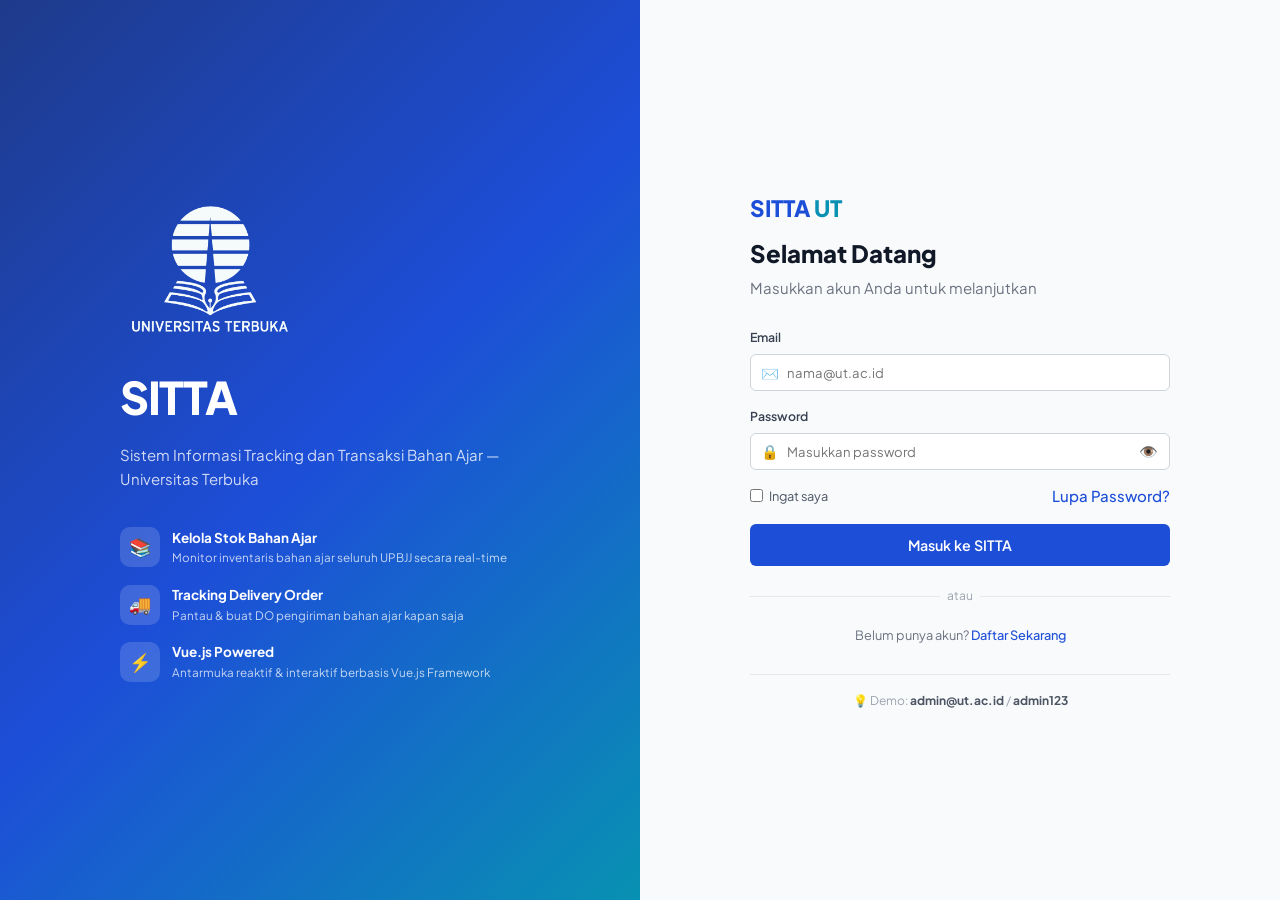
<file: index.html>
<!DOCTYPE html>
<html lang="id">
<head>
  <meta charset="UTF-8" />
  <meta name="viewport" content="width=device-width, initial-scale=1.0" />
  <title>SITTA UT — Login</title>
  <link rel="stylesheet" href="css/style.css" />
  <style>
    .password-toggle {
      position: absolute; right: 12px; top: 50%; transform: translateY(-50%);
      background: none; border: none; cursor: pointer; color: var(--gray-500);
      font-size: 1rem; padding: 0;
    }
    .password-group { position: relative; }
    .password-group .form-control { padding-right: 40px; }
    .feature-item { display: flex; align-items: center; gap: 12px; margin-bottom: 16px; }
    .feature-icon {
      width: 40px; height: 40px; border-radius: 10px;
      background: rgba(255,255,255,0.15); display: flex;
      align-items: center; justify-content: center; flex-shrink: 0; font-size: 1.2rem;
    }
    .feature-text h4 { font-size: 0.9rem; font-weight: 700; }
    .feature-text p { font-size: 0.78rem; opacity: 0.75; margin-top: 1px; }
  </style>
</head>
<body>
<div class="login-page">

  <!-- Left Panel -->
  <div class="login-left">
    <div class="login-left-content">
      <div class="logo-big">
        <img src="img/logout.png" alt="Logo UT" style="width:180px;height:auto;margin-bottom:16px;" />
      </div>
      <h1>SITTA</h1>
      <p>Sistem Informasi Tracking dan Transaksi Bahan Ajar — Universitas Terbuka</p>
      <div style="margin-top:36px;">
        <div class="feature-item">
          <div class="feature-icon">📚</div>
          <div class="feature-text">
            <h4>Kelola Stok Bahan Ajar</h4>
            <p>Monitor inventaris bahan ajar seluruh UPBJJ secara real-time</p>
          </div>
        </div>
        <div class="feature-item">
          <div class="feature-icon">🚚</div>
          <div class="feature-text">
            <h4>Tracking Delivery Order</h4>
            <p>Pantau & buat DO pengiriman bahan ajar kapan saja</p>
          </div>
        </div>
        <div class="feature-item">
          <div class="feature-icon">⚡</div>
          <div class="feature-text">
            <h4>Vue.js Powered</h4>
            <p>Antarmuka reaktif & interaktif berbasis Vue.js Framework</p>
          </div>
        </div>
      </div>
    </div>
  </div>

  <!-- Right Panel -->
  <div class="login-right">
    <div class="login-box">
      <div class="logo-text">SITTA <span>UT</span></div>
      <h2>Selamat Datang</h2>
      <p class="subtitle">Masukkan akun Anda untuk melanjutkan</p>

      <div id="loginAlert" class="alert alert-danger hidden"></div>

      <div class="form-group">
        <label class="form-label">Email</label>
        <div class="input-group">
          <span class="input-icon">✉️</span>
          <input type="email" id="inputEmail" class="form-control" placeholder="nama@ut.ac.id" />
        </div>
      </div>

      <div class="form-group">
        <label class="form-label">Password</label>
        <div class="input-group password-group">
          <span class="input-icon">🔒</span>
          <input type="password" id="inputPassword" class="form-control" placeholder="Masukkan password" />
          <button class="password-toggle" onclick="togglePasswordLogin()" id="toggleBtn">👁️</button>
        </div>
      </div>

      <div style="display:flex;justify-content:space-between;align-items:center;margin-bottom:18px;">
        <label style="display:flex;align-items:center;gap:6px;font-size:0.85rem;color:var(--gray-600);cursor:pointer;">
          <input type="checkbox" style="accent-color:var(--primary);" /> Ingat saya
        </label>
        <button class="link-btn" onclick="showModal('modalLupaPassword')">Lupa Password?</button>
      </div>

      <button class="btn btn-primary btn-block btn-lg" onclick="doLogin()">
        Masuk ke SITTA
      </button>

      <div class="divider">atau</div>

      <p style="text-align:center;font-size:0.85rem;color:var(--gray-500);">
        Belum punya akun?
        <button class="link-btn" onclick="showModal('modalDaftar')">Daftar Sekarang</button>
      </p>

      <p style="text-align:center;font-size:0.8rem;color:var(--gray-400);margin-top:28px;padding-top:16px;border-top:1px solid var(--gray-200);">
        💡 Demo: <strong style="color:var(--gray-600);">admin@ut.ac.id</strong> / <strong style="color:var(--gray-600);">admin123</strong>
      </p>
    </div>
  </div>
</div>

<!-- Modal Lupa Password -->
<div class="modal-overlay" id="modalLupaPassword">
  <div class="modal">
    <div class="modal-header">
      <span>🔑 Lupa Password</span>
      <button class="modal-close" onclick="closeModal('modalLupaPassword')">✕</button>
    </div>
    <div class="modal-body">
      <p style="color:var(--gray-500);font-size:0.85rem;margin-bottom:16px;">Masukkan email terdaftar. Tautan reset akan dikirimkan ke email Anda.</p>
      <div class="form-group">
        <label class="form-label">Email Terdaftar</label>
        <div class="input-group">
          <span class="input-icon">✉️</span>
          <input type="email" id="resetEmail" class="form-control" placeholder="nama@ut.ac.id" />
        </div>
      </div>
      <div id="resetAlert"></div>
    </div>
    <div class="modal-footer">
      <button class="btn btn-outline btn-sm" onclick="closeModal('modalLupaPassword')">Batal</button>
      <button class="btn btn-primary btn-sm" onclick="doResetPassword()">Kirim Tautan Reset</button>
    </div>
  </div>
</div>

<!-- Modal Daftar -->
<div class="modal-overlay" id="modalDaftar">
  <div class="modal" style="max-width:520px;">
    <div class="modal-header">
      <span>📝 Daftar Akun Baru</span>
      <button class="modal-close" onclick="closeModal('modalDaftar')">✕</button>
    </div>
    <div class="modal-body">
      <div class="grid grid-2" style="gap:14px;">
        <div class="form-group">
          <label class="form-label">Nama Lengkap</label>
          <input type="text" id="daftarNama" class="form-control" placeholder="Nama lengkap" />
        </div>
        <div class="form-group">
          <label class="form-label">Role / Unit</label>
          <select id="daftarRole" class="form-control">
            <option>UPBJJ-UT</option>
            <option>Puslaba</option>
            <option>Fakultas</option>
            <option>Administrator</option>
          </select>
        </div>
      </div>
      <div class="form-group">
        <label class="form-label">Email Institusi</label>
        <div class="input-group">
          <span class="input-icon">✉️</span>
          <input type="email" id="daftarEmail" class="form-control" placeholder="nama@ut.ac.id" />
        </div>
      </div>
      <div class="form-group">
        <label class="form-label">Password</label>
        <input type="password" id="daftarPassword" class="form-control" placeholder="Minimal 6 karakter" />
      </div>
      <div class="form-group" style="margin-bottom:0;">
        <label class="form-label">Konfirmasi Password</label>
        <input type="password" id="daftarKonfirmasi" class="form-control" placeholder="Ulangi password" />
      </div>
    </div>
    <div class="modal-footer">
      <button class="btn btn-outline btn-sm" onclick="closeModal('modalDaftar')">Batal</button>
      <button class="btn btn-primary btn-sm" onclick="doDaftar()">Buat Akun</button>
    </div>
  </div>
</div>

<script src="js/dataBahanAjar.js"></script>
<script>
  function doLogin() {
    const email    = document.getElementById('inputEmail').value.trim();
    const password = document.getElementById('inputPassword').value;
    const alertEl  = document.getElementById('loginAlert');
    if (!email || !password) {
      alertEl.textContent = '⚠️ Email dan password tidak boleh kosong.';
      alertEl.classList.remove('hidden'); return;
    }
    const user = dataPengguna.find(u => u.email === email && u.password === password);
    if (user) {
      alertEl.classList.add('hidden');
      sessionStorage.setItem('user', JSON.stringify(user));
      window.location.href = 'stok.html';
    } else {
      alertEl.textContent = '⚠️ Email atau password salah.';
      alertEl.classList.remove('hidden');
      document.getElementById('inputPassword').value = '';
    }
  }

  function togglePasswordLogin() {
    const input = document.getElementById('inputPassword');
    const btn   = document.getElementById('toggleBtn');
    input.type  = input.type === 'password' ? 'text' : 'password';
    btn.textContent = input.type === 'password' ? '👁️' : '🙈';
  }

  function showModal(id)  { document.getElementById(id).classList.add('active'); }
  function closeModal(id) { document.getElementById(id).classList.remove('active'); }

  function doResetPassword() {
    const email   = document.getElementById('resetEmail').value.trim();
    const alertEl = document.getElementById('resetAlert');
    if (!email) {
      alertEl.className   = 'alert alert-danger';
      alertEl.textContent = '⚠️ Masukkan email terlebih dahulu.'; return;
    }
    const found = dataPengguna.find(u => u.email === email);
    alertEl.className   = found ? 'alert alert-success' : 'alert alert-danger';
    alertEl.textContent = found
      ? '✅ Tautan reset telah dikirim ke ' + email
      : '⚠️ Email tidak terdaftar dalam sistem.';
  }

  function doDaftar() {
    const nama       = document.getElementById('daftarNama').value.trim();
    const email      = document.getElementById('daftarEmail').value.trim();
    const password   = document.getElementById('daftarPassword').value;
    const konfirmasi = document.getElementById('daftarKonfirmasi').value;
    const role       = document.getElementById('daftarRole').value;
    if (!nama || !email || !password) { alert('⚠️ Semua field wajib diisi!'); return; }
    if (password !== konfirmasi)      { alert('⚠️ Password tidak cocok!'); return; }
    if (password.length < 6)          { alert('⚠️ Password minimal 6 karakter!'); return; }
    if (dataPengguna.find(u => u.email === email)) { alert('⚠️ Email sudah terdaftar!'); return; }
    dataPengguna.push({ id: dataPengguna.length + 1, nama, email, password, role, lokasi: 'Baru' });
    closeModal('modalDaftar');
    alert('✅ Pendaftaran berhasil! Silakan login.');
  }

  document.addEventListener('keydown', e => { if (e.key === 'Enter') doLogin(); });

  // Close modal on overlay click
  document.querySelectorAll('.modal-overlay').forEach(o => {
    o.addEventListener('click', e => { if (e.target === o) o.classList.remove('active'); });
  });
</script>
</body>
</html>
</file>
<file: css/style.css>
/* =============================================
   SITTA UT — MAIN STYLESHEET
   Tugas Praktik 2 Vue.js
   ============================================= */

@import url('https://fonts.googleapis.com/css2?family=Plus+Jakarta+Sans:wght@300;400;500;600;700;800&family=JetBrains+Mono:wght@400;600&display=swap');

/* === ROOT VARIABLES === */
:root {
  --primary: #1d4ed8;
  --primary-light: #dbeafe;
  --primary-dark: #1e3a8a;
  --secondary: #0891b2;
  --success: #059669;
  --success-light: #d1fae5;
  --warning: #d97706;
  --warning-light: #fef3c7;
  --danger: #dc2626;
  --danger-light: #fee2e2;
  --info: #0284c7;
  --info-light: #e0f2fe;

  --white: #ffffff;
  --gray-50: #f9fafb;
  --gray-100: #f3f4f6;
  --gray-200: #e5e7eb;
  --gray-300: #d1d5db;
  --gray-400: #9ca3af;
  --gray-500: #6b7280;
  --gray-600: #4b5563;
  --gray-700: #374151;
  --gray-800: #1f2937;
  --gray-900: #111827;

  --font: 'Plus Jakarta Sans', sans-serif;
  --font-mono: 'JetBrains Mono', monospace;

  --radius-sm: 6px;
  --radius: 10px;
  --radius-lg: 14px;
  --radius-xl: 20px;

  --shadow-sm: 0 1px 3px rgba(0,0,0,0.06), 0 1px 2px rgba(0,0,0,0.04);
  --shadow-md: 0 4px 12px rgba(0,0,0,0.08), 0 2px 6px rgba(0,0,0,0.04);
  --shadow-lg: 0 10px 30px rgba(0,0,0,0.1), 0 4px 12px rgba(0,0,0,0.06);
}

/* === RESET & BASE === */
*, *::before, *::after { box-sizing: border-box; margin: 0; padding: 0; }
html { font-size: 15px; scroll-behavior: smooth; }
body {
  font-family: var(--font);
  background: var(--gray-50);
  color: var(--gray-800);
  line-height: 1.6;
  min-height: 100vh;
}
a { color: inherit; text-decoration: none; }
button, input, select, textarea { font-family: inherit; }
img { max-width: 100%; display: block; }

/* === NAVBAR === */
.navbar {
  position: sticky; top: 0; z-index: 100;
  background: var(--white);
  border-bottom: 1px solid var(--gray-200);
  padding: 0 28px;
  height: 60px;
  display: flex; align-items: center; gap: 24px;
  box-shadow: var(--shadow-sm);
}
.navbar-brand {
  display: flex; align-items: center; gap: 10px;
  font-weight: 800; font-size: 1rem; color: var(--primary);
  flex-shrink: 0;
}
.nav-logo-badge {
  background: var(--primary); color: white;
  padding: 3px 9px; border-radius: 6px; font-size: 0.85rem; font-weight: 800;
}
.navbar-nav {
  display: flex; align-items: center; gap: 4px;
  list-style: none; flex: 1;
}
.nav-link {
  padding: 6px 12px; border-radius: var(--radius-sm);
  font-size: 0.85rem; font-weight: 500; color: var(--gray-600);
  transition: all 0.15s; white-space: nowrap;
}
.nav-link:hover, .nav-link.active {
  background: var(--primary-light); color: var(--primary);
}
.navbar-user {
  display: flex; align-items: center; gap: 10px; margin-left: auto;
}
.user-avatar {
  width: 34px; height: 34px; border-radius: 50%;
  background: var(--primary); color: white;
  display: flex; align-items: center; justify-content: center;
  font-weight: 700; font-size: 0.8rem; flex-shrink: 0;
}

/* === LAYOUT === */
.page-container {
  max-width: 1280px; margin: 0 auto;
  padding: 28px 24px;
}
.page-header { margin-bottom: 24px; }
.page-title { font-size: 1.5rem; font-weight: 800; color: var(--gray-900); }
.page-subtitle { font-size: 0.875rem; color: var(--gray-500); margin-top: 4px; }

/* === CARDS === */
.card {
  background: var(--white);
  border-radius: var(--radius-lg);
  box-shadow: var(--shadow-sm);
  border: 1px solid var(--gray-200);
}
.card-header {
  padding: 16px 20px;
  border-bottom: 1px solid var(--gray-100);
  display: flex; align-items: center; justify-content: space-between; gap: 12px;
  flex-wrap: wrap;
}
.card-title { font-size: 0.95rem; font-weight: 700; color: var(--gray-900); }
.card-body { padding: 20px; }

/* === STAT CARDS === */
.stats-grid {
  display: grid;
  grid-template-columns: repeat(auto-fill, minmax(200px, 1fr));
  gap: 16px; margin-bottom: 24px;
}
.stat-card {
  background: var(--white); border-radius: var(--radius-lg);
  padding: 20px; border: 1px solid var(--gray-200);
  box-shadow: var(--shadow-sm);
}
.stat-label { font-size: 0.78rem; color: var(--gray-500); font-weight: 500; text-transform: uppercase; letter-spacing: 0.05em; }
.stat-value { font-size: 2rem; font-weight: 800; line-height: 1.1; margin-top: 4px; }
.stat-desc { font-size: 0.78rem; color: var(--gray-500); margin-top: 4px; }

/* === BUTTONS === */
.btn {
  display: inline-flex; align-items: center; justify-content: center; gap: 6px;
  border: none; cursor: pointer; border-radius: var(--radius-sm);
  font-weight: 600; font-family: var(--font); transition: all 0.15s;
  white-space: nowrap;
}
.btn-sm { padding: 6px 12px; font-size: 0.8rem; }
.btn-md { padding: 9px 18px; font-size: 0.875rem; }
.btn-lg { padding: 12px 24px; font-size: 0.95rem; }
.btn-block { width: 100%; }
.btn-primary { background: var(--primary); color: white; }
.btn-primary:hover { background: var(--primary-dark); transform: translateY(-1px); box-shadow: 0 4px 12px rgba(29,78,216,0.35); }
.btn-success { background: var(--success); color: white; }
.btn-success:hover { background: #047857; }
.btn-danger { background: var(--danger); color: white; }
.btn-danger:hover { background: #b91c1c; }
.btn-warning { background: var(--warning); color: white; }
.btn-outline {
  background: transparent; color: var(--gray-700);
  border: 1.5px solid var(--gray-300);
}
.btn-outline:hover { border-color: var(--primary); color: var(--primary); background: var(--primary-light); }
.btn-ghost { background: transparent; color: var(--gray-600); }
.btn-ghost:hover { background: var(--gray-100); }
.btn-icon { width: 34px; height: 34px; padding: 0; }
.link-btn { background: none; border: none; cursor: pointer; color: var(--primary); font-size: inherit; font-weight: 500; }
.link-btn:hover { text-decoration: underline; }

/* === FORMS === */
.form-group { margin-bottom: 16px; }
.form-label { display: block; font-size: 0.82rem; font-weight: 600; color: var(--gray-700); margin-bottom: 6px; }
.form-control {
  width: 100%; padding: 9px 12px;
  border: 1.5px solid var(--gray-300); border-radius: var(--radius-sm);
  font-size: 0.875rem; color: var(--gray-800); background: var(--white);
  transition: all 0.15s; outline: none;
}
.form-control:focus { border-color: var(--primary); box-shadow: 0 0 0 3px rgba(29,78,216,0.12); }
.form-control.error { border-color: var(--danger); }
.form-hint { font-size: 0.78rem; color: var(--gray-400); margin-top: 4px; }
.form-error { font-size: 0.78rem; color: var(--danger); margin-top: 4px; }
.input-group { position: relative; }
.input-icon {
  position: absolute; left: 11px; top: 50%; transform: translateY(-50%);
  font-size: 0.95rem; pointer-events: none; z-index: 1;
}
.input-group .form-control { padding-left: 36px; }
select.form-control { cursor: pointer; }
textarea.form-control { resize: vertical; min-height: 80px; }

/* === GRID === */
.grid { display: grid; }
.grid-2 { grid-template-columns: repeat(2, 1fr); }
.grid-3 { grid-template-columns: repeat(3, 1fr); }
.grid-4 { grid-template-columns: repeat(4, 1fr); }

/* === ALERTS === */
.alert { padding: 12px 16px; border-radius: var(--radius-sm); font-size: 0.875rem; font-weight: 500; margin-bottom: 12px; }
.alert-danger { background: var(--danger-light); color: #991b1b; border: 1px solid #fca5a5; }
.alert-success { background: var(--success-light); color: #065f46; border: 1px solid #6ee7b7; }
.alert-warning { background: var(--warning-light); color: #78350f; border: 1px solid #fcd34d; }
.alert-info { background: var(--info-light); color: #0c4a6e; border: 1px solid #7dd3fc; }

/* === BADGES === */
.badge {
  display: inline-flex; align-items: center; gap: 3px;
  padding: 3px 9px; border-radius: 20px; font-size: 0.72rem; font-weight: 700;
}
.badge-success { background: var(--success-light); color: #065f46; }
.badge-warning { background: var(--warning-light); color: #78350f; }
.badge-danger { background: var(--danger-light); color: #991b1b; }
.badge-info { background: var(--info-light); color: #0c4a6e; }
.badge-primary { background: var(--primary-light); color: var(--primary-dark); }
.badge-gray { background: var(--gray-100); color: var(--gray-600); }

/* === TABLES === */
.table-container { overflow-x: auto; border-radius: var(--radius); }
table { width: 100%; border-collapse: collapse; font-size: 0.85rem; }
thead th {
  background: var(--gray-50); color: var(--gray-600);
  font-size: 0.75rem; font-weight: 700; text-transform: uppercase; letter-spacing: 0.05em;
  padding: 10px 14px; text-align: left; border-bottom: 1px solid var(--gray-200);
  white-space: nowrap;
}
tbody tr { border-bottom: 1px solid var(--gray-100); transition: background 0.1s; }
tbody tr:last-child { border-bottom: none; }
tbody tr:hover { background: var(--gray-50); }
tbody td { padding: 12px 14px; vertical-align: middle; }
.stok-number { font-family: var(--font-mono); font-weight: 700; font-size: 0.9rem; }
.stok-aman { color: var(--success); }
.stok-menipis { color: var(--warning); }
.stok-kosong { color: var(--danger); }

/* === MODAL === */
.modal-overlay {
  position: fixed; inset: 0; z-index: 200;
  background: rgba(0,0,0,0.45); backdrop-filter: blur(4px);
  display: none; align-items: center; justify-content: center; padding: 24px;
}
.modal-overlay.active { display: flex; animation: fadeIn 0.2s ease; }
.modal {
  background: var(--white); border-radius: var(--radius-lg);
  box-shadow: var(--shadow-lg); width: 100%; max-width: 560px;
  max-height: 90vh; overflow-y: auto;
  animation: slideUp 0.25s ease;
}
.modal-header {
  padding: 18px 22px; border-bottom: 1px solid var(--gray-100);
  display: flex; align-items: center; justify-content: space-between;
  font-weight: 700; font-size: 1rem; color: var(--gray-900);
}
.modal-close { background: none; border: none; cursor: pointer; font-size: 1.1rem; color: var(--gray-400); padding: 2px 6px; border-radius: 4px; }
.modal-close:hover { background: var(--gray-100); color: var(--gray-700); }
.modal-body { padding: 20px 22px; }
.modal-footer {
  padding: 14px 22px; border-top: 1px solid var(--gray-100);
  display: flex; justify-content: flex-end; gap: 10px;
}

/* === LOGIN PAGE === */
.login-page {
  display: grid; grid-template-columns: 1fr 1fr;
  min-height: 100vh;
}
.login-left {
  background: linear-gradient(135deg, var(--primary-dark) 0%, var(--primary) 50%, var(--secondary) 100%);
  color: white; display: flex; align-items: center; justify-content: center; padding: 48px;
}
.login-left-content { max-width: 400px; }
.login-left h1 { font-size: 3rem; font-weight: 800; letter-spacing: -0.03em; }
.login-left p { opacity: 0.8; margin-top: 10px; }
.login-right { display: flex; align-items: center; justify-content: center; padding: 48px; }
.login-box { width: 100%; max-width: 420px; }
.logo-big { margin-bottom: 24px; }
.logo-text { font-size: 1.5rem; font-weight: 800; color: var(--primary); margin-bottom: 8px; }
.logo-text span { color: var(--secondary); }
.login-box h2 { font-size: 1.6rem; font-weight: 800; color: var(--gray-900); }
.login-box .subtitle { color: var(--gray-500); margin-bottom: 28px; margin-top: 4px; }
.divider { text-align: center; color: var(--gray-400); font-size: 0.8rem; margin: 20px 0; position: relative; }
.divider::before, .divider::after { content: ''; position: absolute; top: 50%; width: calc(50% - 20px); height: 1px; background: var(--gray-200); }
.divider::before { left: 0; } .divider::after { right: 0; }

/* === DASHBOARD === */
.greeting-card {
  background: linear-gradient(135deg, var(--primary-dark) 0%, var(--primary) 60%, var(--secondary) 100%);
  color: white; border-radius: var(--radius-xl);
  padding: 28px 32px; margin-bottom: 24px;
  box-shadow: 0 8px 24px rgba(29,78,216,0.3);
  display: flex; align-items: center; justify-content: space-between; flex-wrap: wrap; gap: 16px;
}
.greeting-icon { font-size: 2.5rem; line-height: 1; }
.greeting-text h2 { font-size: 1.4rem; font-weight: 800; }
.greeting-text p { opacity: 0.8; font-size: 0.875rem; margin-top: 2px; }

/* === FILTER BAR === */
.filter-bar {
  background: var(--white); border: 1px solid var(--gray-200);
  border-radius: var(--radius-lg); padding: 16px 20px;
  margin-bottom: 20px; box-shadow: var(--shadow-sm);
}
.filter-row {
  display: flex; gap: 12px; flex-wrap: wrap; align-items: flex-end;
}
.filter-row .form-group { margin-bottom: 0; flex: 1; min-width: 150px; }
.filter-actions { display: flex; gap: 8px; align-items: flex-end; flex-shrink: 0; }

/* === PROGRESS STEPS === */
.progress-steps {
  display: flex; gap: 0; margin-bottom: 24px;
}
.step {
  flex: 1; display: flex; flex-direction: column; align-items: center; position: relative;
}
.step::before {
  content: ''; position: absolute; top: 14px; left: calc(-50% + 14px); right: calc(50% + 14px);
  height: 2px; background: var(--gray-200); z-index: 0;
}
.step:first-child::before { display: none; }
.step.done::before, .step.current::before { background: var(--primary); }
.step-dot {
  width: 28px; height: 28px; border-radius: 50%; background: var(--gray-200);
  color: var(--gray-400); display: flex; align-items: center; justify-content: center;
  font-size: 0.7rem; font-weight: 700; position: relative; z-index: 1;
}
.step.done .step-dot { background: var(--primary); color: white; }
.step.current .step-dot { background: var(--warning); color: white; box-shadow: 0 0 0 4px rgba(217,119,6,0.2); }
.step-label { font-size: 0.65rem; color: var(--gray-400); margin-top: 4px; text-align: center; font-weight: 500; }
.step.done .step-label, .step.current .step-label { color: var(--gray-700); font-weight: 600; }

/* === TIMELINE === */
.timeline { padding-left: 8px; }
.timeline-item {
  display: grid; grid-template-columns: 16px 160px 1fr; gap: 12px;
  align-items: start; padding: 8px 0; position: relative;
}
.timeline-item::after {
  content: ''; position: absolute; left: 7px; top: 22px; bottom: -4px;
  width: 2px; background: var(--gray-200);
}
.timeline-item:last-child::after { display: none; }
.timeline-dot {
  width: 16px; height: 16px; border-radius: 50%; background: var(--gray-300);
  margin-top: 2px; flex-shrink: 0; z-index: 1; position: relative;
}
.timeline-item.done .timeline-dot { background: var(--primary); }
.timeline-item.current .timeline-dot { background: var(--warning); box-shadow: 0 0 0 4px rgba(217,119,6,0.2); }
.timeline-time { font-family: var(--font-mono); font-size: 0.72rem; color: var(--gray-400); padding-top: 1px; }
.timeline-text { font-size: 0.85rem; color: var(--gray-700); }

/* === UTILITIES === */
.hidden { display: none !important; }
.text-center { text-align: center; }
.text-sm { font-size: 0.85rem; }
.text-muted { color: var(--gray-500); }
.text-success { color: var(--success); }
.text-warning { color: var(--warning); }
.text-danger { color: var(--danger); }
.flex { display: flex; }
.items-center { align-items: center; }
.justify-between { justify-content: space-between; }
.gap-2 { gap: 8px; }
.gap-3 { gap: 12px; }
.mt-2 { margin-top: 8px; }
.mb-2 { margin-bottom: 8px; }
.fw-600 { font-weight: 600; }
code { font-family: var(--font-mono); font-size: 0.82rem; background: var(--gray-100); padding: 2px 6px; border-radius: 4px; }

/* === ANIMATIONS === */
@keyframes fadeIn { from { opacity:0; } to { opacity:1; } }
@keyframes slideUp { from { opacity:0; transform:translateY(20px); } to { opacity:1; transform:translateY(0); } }

/* === RESPONSIVE === */
@media (max-width: 768px) {
  .navbar { padding: 0 14px; }
  .page-container { padding: 16px; }
  .login-page { grid-template-columns: 1fr; }
  .login-left { display: none; }
  .grid-2, .grid-3, .grid-4 { grid-template-columns: 1fr; }
  .filter-row { flex-direction: column; }
  .progress-steps { flex-wrap: wrap; }
}
</file>
